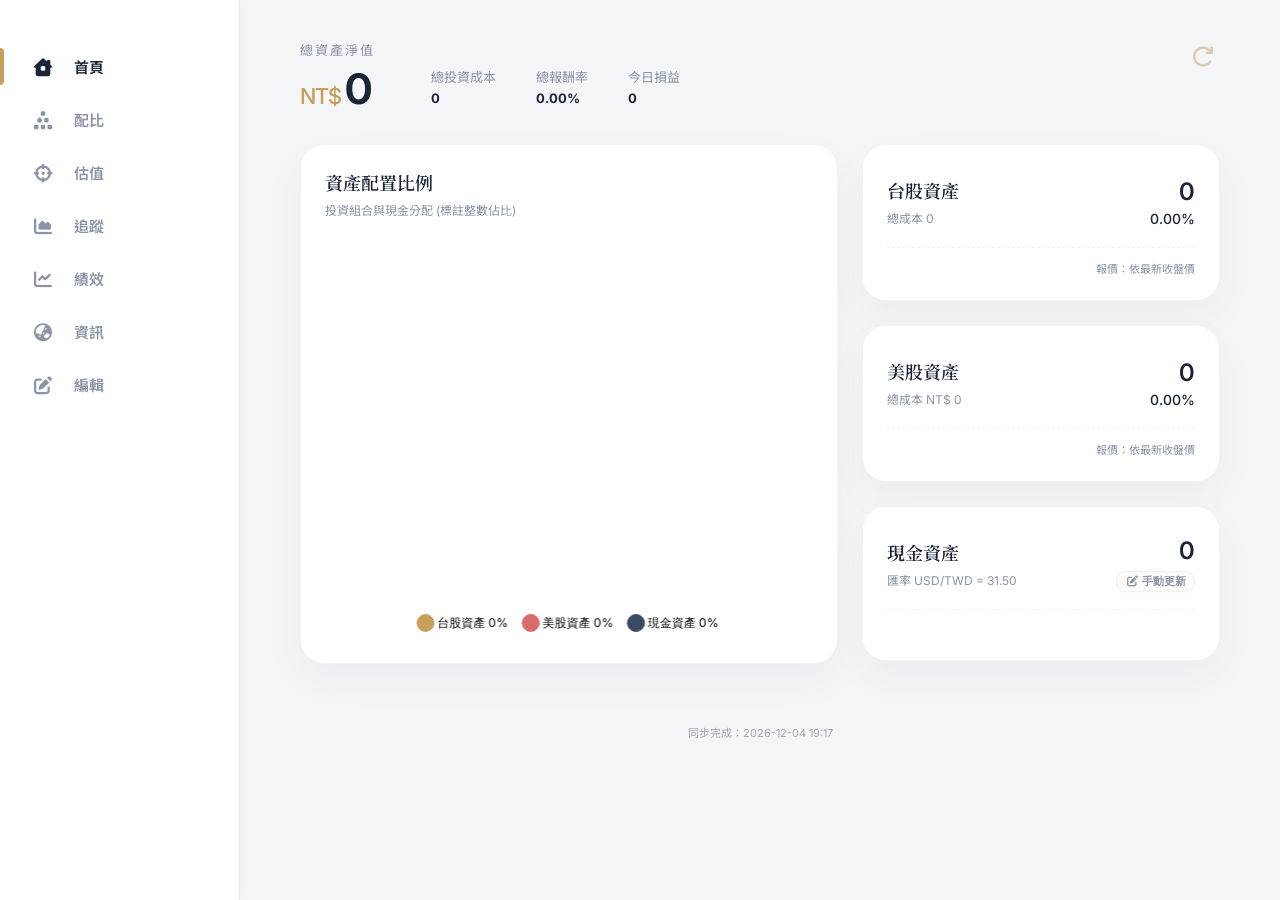
<file: index.html>
<!DOCTYPE html>
<html lang="zh-TW">

<head>
    <meta charset="UTF-8">
    <meta name="viewport" content="width=device-width, initial-scale=1.0, maximum-scale=1.0, user-scalable=no">
    <title>高奢菁英 | 總資產指揮中心 V4.5</title>
    <link rel="manifest" href="manifest.json">
    <meta name="theme-color" content="#FDFCF8">
    <meta name="apple-mobile-web-app-capable" content="yes">
    <meta name="apple-mobile-web-app-status-bar-style" content="default">
    <meta name="apple-mobile-web-app-title" content="資產中心">
    <link rel="apple-touch-icon" href="icons/icon-192x192.png">
    <link rel="stylesheet" href="css/all.min.css">
    <link rel="stylesheet" href="css/my-css.css">
    <style>

        /* V4.4 頂部導航優化 (7個分頁平鋪) */
        .top-nav {
            display: flex;
            justify-content: space-around;
            align-items: center;
            padding: 0 4px;
        }
        .nav-item {
            flex: 1;
            min-width: 0;
            padding: 10px 2px;
            font-size: 11px;
            gap: 3px;
        }
        .nav-item i {
            font-size: 16px;
        }
        @media (max-width: 480px) {
            .nav-item span {
                font-size: 10px;
            }
            .nav-item i {
                font-size: 14px;
            }
        }

        /* V4.4 估值分頁專屬高奢菁英樣式 */
        .valuation-item {
            padding: 14px 12px;
            border-bottom: 1px solid var(--border-light, #eee);
            display: flex;
            flex-direction: column;
            gap: 10px;
            background: #fff;
            border-radius: 10px;
            margin-bottom: 10px;
            box-shadow: 0 2px 6px rgba(0, 0, 0, 0.03);
            border: 1px solid rgba(0, 0, 0, 0.04);
            transition: all 0.25s ease;
        }
        .valuation-item:hover {
            box-shadow: 0 4px 12px rgba(44, 62, 80, 0.08);
            border-color: rgba(197, 160, 89, 0.4);
        }
        .valuation-item:last-child {
            margin-bottom: 0;
        }
        .valuation-header-row {
            display: flex;
            justify-content: space-between;
            align-items: center;
        }
        .valuation-stock-info {
            display: flex;
            align-items: center;
            gap: 8px;
        }
        .valuation-badge {
            font-size: 10px;
            font-weight: 700;
            padding: 2px 6px;
            border-radius: 4px;
            letter-spacing: 0.5px;
        }
        .badge-tw {
            background: rgba(197, 160, 89, 0.15);
            color: #9E7D3B;
            border: 1px solid rgba(197, 160, 89, 0.3);
        }
        .badge-us {
            background: rgba(91, 141, 184, 0.15);
            color: #35628A;
            border: 1px solid rgba(91, 141, 184, 0.3);
        }
        .valuation-symbol {
            font-family: 'Inter', sans-serif;
            font-size: 16px;
            font-weight: 700;
            color: var(--text-navy, #2C3E50);
        }
        .valuation-sub-text {
            font-size: 12px;
            color: var(--text-muted, #8A94A6);
        }
        .valuation-price-box {
            text-align: right;
        }
        .valuation-price-label {
            font-size: 10px;
            color: var(--text-muted, #8A94A6);
            display: block;
        }
        .valuation-current-price {
            font-family: 'Inter', sans-serif;
            font-size: 15px;
            font-weight: 700;
            color: var(--text-navy, #2C3E50);
        }
        .valuation-inputs-grid {
            display: grid;
            grid-template-columns: 140px 1fr;
            gap: 12px;
            align-items: start;
        }
        @media (max-width: 600px) {
            .valuation-inputs-grid {
                grid-template-columns: 1fr;
                gap: 8px;
            }
        }
        .valuation-input-wrapper {
            display: flex;
            flex-direction: column;
            gap: 4px;
        }
        .valuation-input-label {
            font-size: 11px;
            font-weight: 600;
            color: var(--text-muted, #64748B);
            display: flex;
            justify-content: space-between;
            align-items: center;
        }
        .valuation-upside {
            font-size: 11px;
            font-weight: 700;
            padding: 1px 6px;
            border-radius: 4px;
        }
        .upside-up {
            color: #2D6A4F;
            background: rgba(84, 155, 123, 0.12);
        }
        .upside-down {
            color: #B33939;
            background: rgba(217, 107, 107, 0.12);
        }
        .upside-flat {
            color: #8A94A6;
            background: rgba(138, 148, 166, 0.12);
        }
        .valuation-input {
            width: 100%;
            padding: 9px 12px;
            border: 1px solid var(--border-light, #E2E8F0);
            border-radius: 8px;
            background: #FAFAFA;
            font-size: 13px;
            color: #1A2436;
            transition: all 0.2s ease;
            box-sizing: border-box;
            font-family: inherit;
        }
        .valuation-input:focus {
            outline: none;
            border-color: var(--accent-gold, #C5A059);
            background: #FFF;
            box-shadow: 0 0 0 3px rgba(197, 160, 89, 0.15);
        }
        .valuation-input::placeholder {
            color: #A0AEC0;
            font-size: 12px;
        }
        .valuation-meta-info {
            display: flex;
            justify-content: space-between;
            align-items: center;
            font-size: 11px;
            color: var(--text-muted, #8A94A6);
            padding-top: 2px;
        }

        /* V4.2 資產配比與樣式優化 */
        .allocation-tag {
            font-size: 11px;
            font-weight: 600;
            padding: 3px 8px;
            border-radius: 4px;
            display: inline-flex;
            align-items: center;
            gap: 4px;
        }
        .tag-in-range { background: rgba(84, 155, 123, 0.15); color: #2D6A4F; }
        .tag-need-buy { background: rgba(197, 160, 89, 0.15); color: #9E7D3B; }
        .tag-need-trim { background: rgba(217, 107, 107, 0.15); color: #B33939; }
        .tag-hard-cap { background: #B33939; color: #FFF; animation: pulse 1.5s infinite; }

        .compare-bar-container {
            margin: 15px 0 10px;
        }
        .compare-bar-label {
            font-size: 11px;
            color: var(--text-muted);
            margin-bottom: 4px;
            display: flex;
            justify-content: space-between;
        }
        .stacked-bar-multi {
            height: 18px;
            border-radius: 6px;
            overflow: hidden;
            display: flex;
            background: #EAE3D2;
            box-shadow: inset 0 1px 3px rgba(0,0,0,0.1);
        }
        .bar-seg {
            height: 100%;
            transition: width 0.6s cubic-bezier(0.25, 1, 0.5, 1);
            position: relative;
        }
        .bar-seg-core { background-color: #2C3E50; }
        .bar-seg-growth { background-color: #5B8DB8; }
        .bar-seg-alpha { background-color: #D96B6B; }
        .bar-seg-cash { background-color: #C5A059; }

        .bucket-card {
            border-left: 4px solid var(--border-light);
            transition: all 0.3s ease;
        }
        .bucket-card.bucket-core { border-left-color: #2C3E50; }
        .bucket-card.bucket-growth { border-left-color: #5B8DB8; }
        .bucket-card.bucket-alpha { border-left-color: #D96B6B; }
        .bucket-card.bucket-cash { border-left-color: #C5A059; }

        .alert-banner {
            border-radius: 12px;
            padding: 12px 16px;
            margin-bottom: 15px;
            font-size: 12px;
            line-height: 1.5;
            display: flex;
            align-items: flex-start;
            gap: 10px;
        }
        .alert-banner.alert-warning {
            background: rgba(197, 160, 89, 0.12);
            border: 1px solid rgba(197, 160, 89, 0.3);
            color: #6A5328;
        }
        .alert-banner.alert-danger {
            background: rgba(217, 107, 107, 0.12);
            border: 1px solid rgba(217, 107, 107, 0.3);
            color: #8C2525;
        }
        .alert-banner.alert-ok {
            background: rgba(84, 155, 123, 0.12);
            border: 1px solid rgba(84, 155, 123, 0.3);
            color: #2D6A4F;
        }

        .bucket-sub-item {
            display: flex;
            justify-content: space-between;
            align-items: center;
            padding: 8px 0;
            border-bottom: 1px dashed var(--border-light);
            font-size: 13px;
        }
        .bucket-sub-item:last-child { border-bottom: none; }
    </style>
</head>

<body>
    <nav class="top-nav">
        <div class="nav-item active" onclick="navTo('dashboard', this)">
            <i class="fa-solid fa-house-chimney-window"></i><span>首頁</span>
        </div>
        <div class="nav-item" onclick="navTo('allocation', this)">
            <i class="fa-solid fa-cubes-stacked"></i><span>配比</span>
        </div>
        <div class="nav-item" onclick="navTo('valuation', this)">
            <i class="fa-solid fa-crosshairs"></i><span>估值</span>
        </div>
        <div class="nav-item" onclick="navTo('tracking', this)">
            <i class="fa-solid fa-chart-area"></i><span>追蹤</span>
        </div>
        <div class="nav-item" onclick="navTo('history', this)">
            <i class="fa-solid fa-chart-line"></i><span>績效</span>
        </div>
        <div class="nav-item" onclick="navTo('info', this)">
            <i class="fa-solid fa-earth-asia"></i><span>資訊</span>
        </div>
        <div class="nav-item" onclick="navTo('transactions', this)">
            <i class="fa-solid fa-pen-to-square"></i><span>編輯</span>
        </div>
    </nav>

    <div class="app-container">

        <div class="global-refresh-btn" onclick="refreshData(true);">
            <i class="fa-solid fa-arrow-rotate-right" id="syncBtn"></i>
        </div>

        <header class="hero-section">
            <div class="hero-title" id="hero-main-title">總資產淨值</div>
            <div class="hero-amount"><span class="currency">NT$</span><span class="num" id="grand-total">0</span></div>

            <div class="hero-sub-info">
                <div><span>總投資成本</span><strong class="num" id="grand-cost">0</strong></div>
                <div><span>總報酬率</span><strong class="num color-up" id="grand-roi">+0.00%</strong></div>
                <div><span>今日損益</span><strong class="num" id="today-profit">--</strong></div>
            </div>
        </header>

        <main id="main-content">
            <!-- 1. 首頁 (Dashboard) -->
            <div id="dashboard-content">
                <div class="card cursor-default">
                    <div class="card-header mb-0">
                        <div class="card-title-group">
                            <h2 class="card-title">資產配置比例</h2>
                            <span class="card-subtitle">投資組合與現金分配 (標註整數佔比)</span>
                        </div>
                    </div>
                    <div class="allocation-chart-container"><canvas id="allocationChart"></canvas></div>
                </div>

                <div class="card" id="card-tw" onclick="toggleCard('card-tw')">
                    <div class="card-header">
                        <div class="card-title-group">
                            <h2 class="card-title">台股資產</h2>
                            <span class="card-subtitle">總成本 <span class="num" id="tw-cost">0</span></span>
                        </div>
                        <div class="text-right">
                            <div class="card-value num" id="tw-net">0</div>
                            <div class="card-roi num color-up" id="tw-roi">+0.00%</div>
                        </div>
                    </div>
                    <div class="list-container" id="tw-list"></div>
                    <div class="card-footer-time" id="tw-update-time">來源報價：連線中...</div>
                </div>

                <div class="card" id="card-us" onclick="toggleCard('card-us')">
                    <div class="card-header">
                        <div class="card-title-group">
                            <h2 class="card-title">美股資產</h2>
                            <span class="card-subtitle">總成本 <span class="num" id="us-cost">0</span></span>
                        </div>
                        <div class="text-right">
                            <div class="card-value num" id="us-net">0</div>
                            <div class="card-roi num color-up" id="us-roi">+0.00%</div>
                        </div>
                    </div>
                    <div class="list-container" id="us-list"></div>
                    <div class="card-footer-time" id="us-update-time">來源報價：連線中...</div>
                </div>

                <div class="card" id="card-cash">
                    <div class="card-header cursor-default">
                        <div class="card-title-group">
                            <h2 class="card-title">現金資產</h2>
                            <span class="card-subtitle" id="exchange-rate-display">匯率載入中...</span>
                        </div>
                        <div class="text-right">
                            <div class="card-value num" id="cash-total">0</div>
                            <div style="margin-top: 4px;">
                                <button class="hero-btn mb-0"
                                    style="padding: 2px 8px; font-size: 11px; min-height: auto;"
                                    onclick="const newVal = prompt('請輸入新的現金總額 (TWD):', appData.cash); if(newVal !== null && newVal !== '') { $('edit-cash-input').value = newVal; saveCash(); }">
                                    <i class="fa-solid fa-pen-to-square"></i> 手動更新
                                </button>
                            </div>
                        </div>
                    </div>
                    <div class="card-footer-time">&nbsp;</div>
                </div>
            </div>

            <!-- 2. 資產配比 (Allocation) 【四桶投資框架】 -->
            <div id="allocation-content" class="hide">
                <!-- 即時行動與再平衡看板 -->
                <div id="rebalance-alert-box">
                    <div class="alert-banner alert-ok">
                        <i class="fa-solid fa-circle-check mt-2"></i>
                        <div><strong>區塊配置皆在安全警示區間內</strong><br>請維持紀律，中間的市場波動不構成動作條件。</div>
                    </div>
                </div>

                <!-- 雙層對比進度條 -->
                <div class="card cursor-default">
                    <div class="card-header mb-0">
                        <div class="card-title-group">
                            <h2 class="card-title">戰略配置對比</h2>
                            <span class="card-subtitle">即時比例 vs. 目標基準線</span>
                        </div>
                    </div>

                    <div class="compare-bar-container">
                        <div class="compare-bar-label">
                            <span>當前配比</span>
                            <span id="alloc-actual-summary">計算中...</span>
                        </div>
                        <div class="stacked-bar-multi" id="alloc-actual-bar">
                            <div class="bar-seg bar-seg-core" style="width: 42%;"></div>
                            <div class="bar-seg bar-seg-growth" style="width: 23%;"></div>
                            <div class="bar-seg bar-seg-alpha" style="width: 12%;"></div>
                            <div class="bar-seg bar-seg-cash" style="width: 23%;"></div>
                        </div>
                    </div>

                    <div class="compare-bar-container" style="margin-top: 15px;">
                        <div class="compare-bar-label">
                            <span>目標基準</span>
                            <span>Core 42% ｜ Growth 23% ｜ Alpha 12% ｜ 現金/債 23%</span>
                        </div>
                        <div class="stacked-bar-multi">
                            <div class="bar-seg bar-seg-core" style="width: 42%;" title="Core Beta: 42%"></div>
                            <div class="bar-seg bar-seg-growth" style="width: 23%;" title="Growth Beta: 23%"></div>
                            <div class="bar-seg bar-seg-alpha" style="width: 12%;" title="Alpha: 12%"></div>
                            <div class="bar-seg bar-seg-cash" style="width: 23%;" title="現金/債: 23%"></div>
                        </div>
                    </div>

                    <div class="stacked-bar-legend" style="margin-top: 15px;">
                        <div class="stacked-bar-legend-item"><span class="legend-color-box" style="background-color: #2C3E50;"></span><span class="legend-label">Core Beta</span></div>
                        <div class="stacked-bar-legend-item"><span class="legend-color-box" style="background-color: #5B8DB8;"></span><span class="legend-label">Growth Beta</span></div>
                        <div class="stacked-bar-legend-item"><span class="legend-color-box" style="background-color: #D96B6B;"></span><span class="legend-label">Alpha</span></div>
                        <div class="stacked-bar-legend-item"><span class="legend-color-box" style="background-color: #C5A059;"></span><span class="legend-label">現金／債</span></div>
                    </div>
                </div>

                <!-- 四大桶明細卡片清單 (支援展開) -->
                <div id="bucket-cards-list"></div>
            </div>


            <!-- 新增：估值 (Valuation) -->
            <div id="valuation-content" class="hide">
                <div class="card cursor-default">
                    <div class="card-header pb-12 align-center">
                        <div class="card-title-group">
                            <h2 class="card-title">標的估值與目標價管理</h2>
                            <span class="card-subtitle">AI自動更新法人目標價與理由，即時數據同步</span>
                        </div>
                        <div style="display: flex; gap: 8px; align-items: center;">
                            <input type="text" id="valuation-search-input" placeholder="🔍 搜尋標的..." 
                                oninput="filterValuations(this.value)"
                                style="padding: 6px 12px; font-size: 12px; border: 1px solid var(--border-light, #E2E8F0); border-radius: 6px; background: #fff; width: 130px; font-family: inherit;">
                        </div>
                    </div>

                    <div style="display: flex; gap: 10px; margin-bottom: 15px; font-size: 12px;">
                        <div style="background: rgba(44, 62, 80, 0.05); padding: 8px 12px; border-radius: 6px; flex: 1;">
                            <span class="color-muted">持股標的總數：</span>
                            <strong id="val-total-count" class="num" style="color: var(--text-navy, #2C3E50);">0</strong> 檔
                        </div>
                        <div style="background: rgba(197, 160, 89, 0.1); padding: 8px 12px; border-radius: 6px; flex: 1;">
                            <span class="color-muted">已設定目標價：</span>
                            <strong id="val-set-count" class="num" style="color: #9E7D3B;">0</strong> 檔
                        </div>
                    </div>

                    <div id="valuation-list-container">
                        <div class="empty-state">標的資料載入中...</div>
                    </div>
                </div>

                <button class="save-to-cloud-btn" id="btn-save-valuations" onclick="saveValuations()">
                    <i class="fa-solid fa-cloud-arrow-up"></i> 修改完成
                </button>
            </div>

            <!-- 3. 追蹤 (Tracking) -->
            <div id="tracking-content" class="hide">
                <div class="card mt-10">
                    <div class="card-header cursor-default pb-8 align-center">
                        <div class="card-title-group">
                            <h2 class="card-title">總資產趨勢</h2>
                            <span class="card-subtitle">對齊起始點 006208 / SPY 基準線</span>
                        </div>
                        <button class="hero-btn active-hero mb-0" style="padding:8px 14px;" id="saveNwBtn"
                            onclick="saveCurrentNetWorth()">💾 紀錄現值</button>
                    </div>
                    <div class="chart-container" id="nw-box"><canvas id="netWorthChart"></canvas></div>
                </div>

                <div class="mid-hero-section" id="stock-hero">
                    <div class="hero-title color-down">股票資產總淨值</div>
                    <div class="hero-amount hero-amount-large">
                        <span class="currency currency-mid" style="color: #549B7B;">NT$</span><span class="num"
                            id="tracking-stock-total">0</span>
                    </div>
                </div>
                <div class="card">
                    <div class="card-header cursor-default pb-8">
                        <div class="card-title-group">
                            <h2 class="card-title">股票資產趨勢</h2>
                            <span class="card-subtitle">對應當下股票總淨值</span>
                        </div>
                    </div>
                    <div class="chart-container" id="st-box"><canvas id="stockNetChart"></canvas></div>
                </div>

                <div class="mid-hero-section" id="cash-hero">
                    <div class="hero-title text-navy">現金資產淨值</div>
                    <div class="hero-amount hero-amount-large">
                        <span class="currency currency-mid" style="color: #6d82a3;">NT$</span><span class="num"
                            id="tracking-cash-total">0</span>
                    </div>
                </div>
                <div class="card">
                    <div class="card-header cursor-default pb-8">
                        <div class="card-title-group">
                            <h2 class="card-title">現金資產水位趨勢</h2>
                            <span class="card-subtitle">防禦緩衝走勢</span>
                        </div>
                    </div>
                    <div class="chart-container" id="cs-box"><canvas id="cashNetChart"></canvas></div>
                </div>
            </div>

            <!-- 4. 績效 (History) 【新增5日(%)按鈕 · 欄位順序優化】 -->
            <div id="history-content" class="hide">
                <div class="history-controls">
                    <button class="hero-btn" onclick="setHeroMode('d1Pct', this)">日漲跌%</button>
                    <button class="hero-btn" onclick="setHeroMode('d5Pct', this)">5日(%)</button>
                    <button class="hero-btn" onclick="setHeroMode('d22Pct', this)">22日(%)</button>
                    <button class="hero-btn" onclick="setHeroMode('totalPct', this)">個人累計損益%</button>
                    <button class="hero-btn dark-btn active-hero" onclick="setHeroMode('default', this)">預設</button>
                </div>
                <div class="card">
                    <div class="card-header cursor-default pb-8">
                        <div class="card-title-group">
                            <h2 class="card-title">標的績效矩陣</h2>
                            <span class="card-subtitle" id="history-status">點擊載入歷史數據...</span>
                        </div>
                    </div>
                    <div class="progress-bar-container" id="history-progress-container">
                        <div class="progress-bar" id="history-progress"></div>
                    </div>
                    <div id="history-list-container">
                        <div class="empty-state">等待引擎啟動...</div>
                    </div>
                </div>
            </div>

            <!-- 5. 資訊 (Info) -->
            <div id="info-content" class="hide">
                <div class="market-header">
                    <div class="market-subtitle">MARKET DASHBOARD</div>
                    <h1 class="market-title">全球市場監控</h1>
                </div>
                <div class="market-grid">
                    <div class="market-card">
                        <div class="card-label">台灣大盤</div>
                        <div class="market-val num" id="mkt-twii">--</div>
                        <div class="market-chg num" id="mkt-twii-chg">--</div>
                        <div id="mkt-twii-time" style="margin-top: 8px; text-align: center;"></div>
                    </div>
                    <div class="market-card">
                        <div class="card-label">S&P 500</div>
                        <div class="market-val num" id="mkt-gspc">--</div>
                        <div class="market-chg num" id="mkt-gspc-chg">--</div>
                        <div id="mkt-gspc-time" style="margin-top: 8px; text-align: center;"></div>
                    </div>
                    <div class="market-card">
                        <div class="card-label">台股夜盤指標</div>
                        <div class="market-val num" id="mkt-txf">--</div>
                        <div class="market-chg num" id="mkt-txf-chg">--</div>
                        <div id="mkt-txf-time" style="margin-top: 8px; text-align: center;"></div>
                    </div>
                    <div class="market-card">
                        <div class="card-label">USD/TWD</div>
                        <div class="market-val num" id="mkt-twdx">--</div>
                        <div class="market-chg num" id="mkt-twdx-chg">--</div>
                        <div id="mkt-twdx-time" style="margin-top: 8px; text-align: center;"></div>
                    </div>
                    <div class="market-card">
                        <div class="card-label">VIX 指數</div>
                        <div class="market-val num" id="mkt-vix">--</div>
                        <div class="market-chg num" id="mkt-vix-chg">--</div>
                        <div id="mkt-vix-time" style="margin-top: 8px; text-align: center;"></div>
                    </div>
                    <div class="market-card">
                        <div class="card-label">Brent 原油</div>
                        <div class="market-val num" id="mkt-oil">--</div>
                        <div class="market-chg num" id="mkt-oil-chg">--</div>
                        <div id="mkt-oil-time" style="margin-top: 8px; text-align: center;"></div>
                    </div>
                    <div class="market-card">
                        <div class="card-label">台積電 ADR</div>
                        <div class="market-val num" id="mkt-tsm">--</div>
                        <div class="market-chg num" id="mkt-tsm-chg">--</div>
                        <div id="mkt-tsm-time" style="margin-top: 8px; text-align: center;"></div>
                    </div>
                    <div class="market-card">
                        <div class="card-label">美債 10Y 殖利率</div>
                        <div class="market-val num" id="mkt-tnx">--</div>
                        <div class="market-chg num" id="mkt-tnx-chg">--</div>
                        <div id="mkt-tnx-time" style="margin-top: 8px; text-align: center;"></div>
                    </div>
                    <div class="market-card">
                        <div class="card-label">富台指 (現貨)</div>
                        <div class="market-val" id="info-futw-val">--</div>
                        <div class="market-chg" id="info-futw-chg">--</div>
                        <div class="market-chg mt-10" id="info-futw-time"></div>
                    </div>
                    <div class="market-card">
                        <div class="card-label">外資買賣超 (億)</div>
                        <div class="market-val" id="info-foreign-val">--</div>
                        <div class="market-chg color-muted" id="info-foreign-date">資料載入中...</div>
                    </div>
                    <div class="market-card">
                        <div class="card-label">投信買賣超 (億)</div>
                        <div class="market-val" id="info-trust-val">--</div>
                        <div class="market-chg color-muted" id="info-trust-date">資料載入中...</div>
                    </div>
                    <div class="market-card">
                        <div class="card-label">自營商買賣超 (億)</div>
                        <div class="market-val" id="info-dealer-val">--</div>
                        <div class="market-chg color-muted" id="info-dealer-date">資料載入中...</div>
                    </div>
                </div>
            </div>

            <!-- 6. 編輯 (Transactions / Holdings) -->
            <div id="transactions-content" class="hide">
                <div class="card">
                    <div class="card-header cursor-default pb-12">
                        <div class="card-title-group">
                            <h2 class="card-title">編輯持股與現金部位</h2>
                            <span class="card-subtitle">修改股數與成本，完成後同步邊緣金庫</span>
                        </div>
                    </div>

                    <div class="edit-item" style="background: rgba(197, 160, 89, 0.05); border-bottom: 1px solid #eee; padding-bottom: 15px; margin-bottom: 15px;">
                        <div class="edit-symbol" style="color: #C5A059;"><i class="fa-solid fa-sack-dollar"></i></div>
                        <div class="edit-inputs">
                            <div class="edit-input-wrapper">
                                <span class="edit-label">現金資產 (TWD)</span>
                                <input type="number" id="edit-page-cash-input" class="edit-input" value="0">
                            </div>
                        </div>
                        <div style="width: 50px;"></div>
                    </div>

                    <div id="edit-holdings-list">
                        <div class="empty-state" style="padding: 20px 15px;">持股清單載入中...</div>
                    </div>

                    <div class="edit-item" style="border-top: 1px solid #eee; padding-top: 15px; margin-top: 10px;">
                        <div class="edit-symbol"><i class="fa-solid fa-plus"></i></div>
                        <div class="edit-inputs">
                            <div class="edit-input-wrapper">
                                <span class="edit-label">新標的代號 (例如: 2330.TW 或 AAPL.US)</span>
                                <input type="text" id="new-holding-symbol" class="edit-input" placeholder="例如: 2330.TW 或 AAPL.US">
                            </div>
                        </div>
                        <button class="btn-cash-update" onclick="addHolding()">加入</button>
                    </div>
                </div>

                <button class="save-to-cloud-btn" id="save-holdings-btn" onclick="saveHoldings()">
                    <i class="fa-solid fa-cloud-arrow-up"></i> 儲存所有變更至雲端
                </button>
            </div>
        </main>

        <div class="footer" id="last-update">資料載入中...</div>
        <div id="toast" class="toast">更新成功</div>
    </div>

    <script src="js/chart.js"></script>
    <script src="js/main.js"></script>
</body>

</html>
</file>
<file: css/my-css.css>
@import url('https://fonts.googleapis.com/css2?family=Inter:wght@300;400;500;600;700&family=Noto+Sans+TC:wght@300;400;500;700&family=Noto+Serif+TC:wght@400;600&display=swap');

:root {
    --bg-ivory: #FDFCF8;
    --card-bg: #FFFFFF;
    --text-navy: #1A2436;
    --text-muted: #8A94A6;
    --accent-gold: #C5A059;
    --up-red: #D96B6B;
    --down-green: #549B7B;
    --shadow-soft: 0 16px 40px rgba(26, 36, 54, 0.04);
    --border-light: rgba(26, 36, 54, 0.05);
    --transition-smooth: all 0.4s cubic-bezier(0.25, 1, 0.5, 1);
}

* {
    box-sizing: border-box;
    margin: 0;
    padding: 0;
}

body {
    background: var(--bg-ivory);
    color: var(--text-navy);
    font-family: 'Inter', 'Noto Sans TC', sans-serif;
    -webkit-font-smoothing: antialiased;
    padding: 80px 0;
}

h1,
h2,
h3 {
    font-family: 'Noto Serif TC', serif;
    font-weight: 600;
}

.num {
    font-family: 'Inter', sans-serif;
}

.color-up {
    color: var(--up-red);
}

.color-down {
    color: var(--down-green);
}

.color-gold {
    color: var(--accent-gold);
}

.app-container {
    max-width: 480px;
    margin: 0 auto;
    padding: 24px 20px;
    position: relative;
}

.top-nav {
    position: fixed;
    top: 0;
    left: 50%;
    transform: translateX(-50%);
    width: 100%;
    max-width: 480px;
    height: 70px;
    background: rgba(253, 252, 248, 0.85);
    backdrop-filter: blur(15px);
    -webkit-backdrop-filter: blur(15px);
    z-index: 1000;
    display: flex;
    justify-content: space-between;
    padding: 0 10px;
    align-items: center;
    border-bottom: 1px solid var(--border-light);
    box-shadow: 0 4px 20px rgba(0, 0, 0, 0.02);
}

.nav-item {
    text-decoration: none;
    color: var(--text-muted);
    font-size: 11px;
    font-weight: 600;
    display: flex;
    flex-direction: column;
    align-items: center;
    gap: 4px;
    transition: var(--transition-smooth);
    padding: 10px 5px;
    cursor: pointer;
    position: relative;
    flex: 1;
}

.nav-item i {
    font-size: 16px;
}

.nav-item.active {
    color: var(--text-navy);
}

.nav-item.active::after {
    content: '';
    position: absolute;
    bottom: 0;
    left: 20%;
    width: 60%;
    height: 2px;
    background: var(--accent-gold);
    border-radius: 2px;
}

.hero-section {
    text-align: center;
    padding: 20px 0 30px;
    position: relative;
}

.sync-btn-wrapper {
    position: absolute;
    top: -10px;
    right: 0;
}

.sync-btn {
    background: none;
    border: none;
    color: var(--accent-gold);
    font-size: 22px;
    cursor: pointer;
    transition: var(--transition-smooth);
}

.sync-btn.spin {
    animation: spin 1s linear infinite;
    opacity: 0.5;
    pointer-events: none;
}

.hero-title {
    font-size: 13px;
    color: var(--text-muted);
    letter-spacing: 2px;
    margin-bottom: 8px;
    font-family: 'Noto Sans TC';
}

.hero-amount {
    font-size: 42px;
    font-weight: 700;
    letter-spacing: -1px;
    margin-bottom: 16px;
    display: flex;
    justify-content: center;
    align-items: baseline;
    gap: 4px;
}

.hero-amount .currency {
    font-size: 22px;
    color: var(--accent-gold);
    font-weight: 500;
}

.hero-sub-info {
    display: flex;
    justify-content: center;
    gap: 16px;
    font-size: 13px;
}

.hero-sub-info div {
    display: flex;
    flex-direction: column;
}

.hero-sub-info span {
    color: var(--text-muted);
    margin-bottom: 4px;
}

.card {
    background: var(--card-bg);
    border-radius: 24px;
    padding: 24px;
    margin-bottom: 20px;
    box-shadow: var(--shadow-soft);
    border: 1px solid var(--border-light);
    overflow: hidden;
}

.card-header {
    display: flex;
    justify-content: space-between;
    align-items: flex-start;
    cursor: pointer;
}

.card-title {
    font-size: 18px;
    margin-bottom: 4px;
}

.card-subtitle {
    font-size: 12px;
    color: var(--text-muted);
}

.card-value {
    font-size: 24px;
    font-weight: 600;
    margin-bottom: 4px;
    text-align: right;
}

.card-roi {
    font-size: 14px;
    font-weight: 500;
    text-align: right;
}

.card-footer-time {
    font-size: 11px;
    color: var(--text-muted);
    text-align: right;
    padding-top: 12px;
    border-top: 1px dashed var(--border-light);
    margin-top: 12px;
}

.list-container {
    max-height: 0;
    opacity: 0;
    overflow: hidden;
    transition: var(--transition-smooth);
}

.card.expanded .list-container {
    max-height: 5000px;
    opacity: 1;
    margin-top: 16px;
    border-top: 1px solid var(--border-light);
}

.list-item {
    display: grid;
    grid-template-columns: 1fr 1fr 1fr;
    padding: 12px 0;
    border-bottom: 1px solid var(--border-light);
    font-size: 14px;
}

.list-item:last-child {
    border-bottom: none;
}

.item-col {
    display: flex;
    flex-direction: column;
    gap: 4px;
}

.item-col.right {
    align-items: flex-end;
}

.item-main {
    font-weight: 600;
}

.item-sub {
    font-size: 12px;
    color: var(--text-muted);
}

.history-controls {
    display: flex;
    flex-wrap: wrap;
    gap: 6px;
    margin-bottom: 16px;
}

.hero-btn {
    white-space: nowrap;
    background: var(--bg-ivory);
    color: var(--text-muted);
    border: 1px solid var(--border-light);
    padding: 6px 10px;
    border-radius: 20px;
    font-size: 11px;
    font-weight: 600;
    cursor: pointer;
    box-shadow: 0 2px 8px rgba(0, 0, 0, 0.02);
    transition: var(--transition-smooth);
}

.hero-btn:active {
    transform: scale(0.96);
}

.hero-btn.active-hero {
    background: linear-gradient(135deg, #C5A059, #D4AF37);
    color: white;
    border-color: transparent;
    box-shadow: 0 4px 12px rgba(197, 160, 89, 0.3);
}

.hero-btn.dark-btn {
    background: #3A4A63;
    color: white;
    border: none;
}

.hero-btn.dark-btn.active-hero {
    background: #1A2436;
    box-shadow: 0 4px 12px rgba(26, 36, 54, 0.3);
}

.history-grid {
    display: grid;
    grid-template-columns: 1.4fr 1.1fr 1.1fr 1.1fr 1.8fr 1.8fr;
    gap: 4px;
    align-items: center;
    font-size: 12px;
    text-align: right;
    padding: 14px 0;
    border-bottom: 1px solid var(--border-light);
}

.history-grid:last-child {
    border-bottom: none;
}

.history-grid .col-name {
    text-align: left;
    font-weight: 600;
    font-size: 14px;
}

.progress-bar-container {
    width: 100%;
    background: var(--border-light);
    border-radius: 4px;
    height: 4px;
    margin-top: 10px;
    overflow: hidden;
    display: none;
}

.progress-bar {
    height: 100%;
    background: var(--accent-gold);
    width: 0%;
    transition: width 0.3s ease;
}

.chart-container {
    position: relative;
    height: 260px;
    width: 100%;
    margin-top: 10px;
}

.allocation-chart-container {
    position: relative;
    height: 200px;
    width: 100%;
    margin-top: 16px;
}

.mid-hero-section {
    text-align: center;
    padding: 10px 0 24px;
    border-top: 1px dashed var(--border-light);
    margin-top: 10px;
}

.edit-item {
    display: flex;
    align-items: center;
    gap: 10px;
    padding: 13px 0;
    border-bottom: 1px solid var(--border-light);
}

.edit-item:last-child {
    border-bottom: none;
}

.edit-symbol {
    font-weight: 700;
    font-size: 13px;
    width: 54px;
    color: var(--text-navy);
    flex-shrink: 0;
}

.edit-inputs {
    display: flex;
    gap: 8px;
    flex: 1;
}

.edit-input-wrapper {
    display: flex;
    flex-direction: column;
    gap: 3px;
    flex: 1;
}

.edit-label {
    font-size: 9px;
    color: var(--text-muted);
    letter-spacing: 1px;
    font-weight: 100;
}

.edit-input {
    width: 94%;
    border: 1.5px solid var(--border-light);
    border-radius: 8px;
    padding: 7px 9px;
    font-size: 13px;
    font-family: 'Inter';
    background: var(--bg-ivory);
    outline: none;
}

.edit-input:focus {
    border-color: var(--accent-gold);
    background: #FFF;
    box-shadow: 0 0 0 3px rgba(197, 160, 89, 0.08);
}

.btn-action-group {
    display: flex;
    gap: 6px;
    flex-shrink: 0;
}

.btn-save,
.btn-del {
    display: flex;
    align-items: center;
    justify-content: center;
    width: 34px;
    height: 34px;
    border-radius: 10px;
    font-size: 13px;
    cursor: pointer;
    transition: 0.2s;
    background: transparent;
}

.btn-save {
    border: 1.5px solid var(--accent-gold);
    color: var(--accent-gold);
}

.btn-save:hover {
    background: var(--accent-gold);
    color: white;
}

.btn-del {
    border: 1.5px solid rgba(26, 36, 54, 0.08);
    color: #B0B8C8;
}

.btn-del:hover {
    border-color: rgba(217, 107, 107, 0.4);
    color: var(--up-red);
    background: rgba(217, 107, 107, 0.05);
}

.btn-add-stock {
    width: 100%;
    padding: 13px;
    border-radius: 12px;
    background: var(--text-navy);
    color: white;
    border: none;
    font-size: 13px;
    font-weight: 600;
    cursor: pointer;
    margin-top: 12px;
}

.btn-cash-update {
    padding: 8px 16px;
    border-radius: 10px;
    background: transparent;
    border: 1.5px solid var(--accent-gold);
    color: var(--accent-gold);
    font-size: 12px;
    font-weight: 600;
    cursor: pointer;
}

.btn-cash-update:hover {
    background: var(--accent-gold);
    color: white;
}

.changelog-panel {
    background: var(--card-bg);
    border-radius: 20px;
    border: 1px solid var(--border-light);
    box-shadow: var(--shadow-soft);
    margin-bottom: 20px;
    overflow: hidden;
}

.changelog-header {
    display: flex;
    align-items: center;
    justify-content: space-between;
    padding: 18px 20px 14px;
    border-bottom: 1px solid var(--border-light);
    font-weight: 600;
}

.changelog-title {
    font-family: 'Noto Serif TC', serif;
    font-size: 16px;
}

.changelog-badge {
    background: var(--up-red);
    color: white;
    font-size: 11px;
    font-weight: 700;
    padding: 2px 8px;
    border-radius: 20px;
    min-width: 22px;
    text-align: center;
}

.changelog-badge.empty {
    background: #D0D5DF;
}

.changelog-empty {
    padding: 20px;
    text-align: center;
    color: var(--text-muted);
    font-size: 13px;
}

.changelog-row {
    display: flex;
    align-items: center;
    justify-content: space-between;
    padding: 11px 20px;
    border-bottom: 1px solid var(--border-light);
    font-size: 13px;
}

.changelog-row:last-child {
    border-bottom: none;
}

.changelog-left {
    display: flex;
    align-items: center;
    gap: 10px;
}

.changelog-tag {
    font-size: 10px;
    font-weight: 700;
    letter-spacing: 0.8px;
    padding: 2px 7px;
    border-radius: 6px;
}

.tag-edit {
    background: rgba(197, 160, 89, 0.12);
    color: var(--accent-gold);
}

.tag-add {
    background: rgba(84, 155, 123, 0.12);
    color: var(--down-green);
}

.tag-del {
    background: rgba(217, 107, 107, 0.12);
    color: var(--up-red);
}

.tag-cash {
    background: rgba(26, 36, 54, 0.07);
    color: var(--text-navy);
}

.changelog-symbol {
    font-weight: 700;
    color: var(--text-navy);
}

.changelog-right {
    font-size: 12px;
    color: var(--text-muted);
    text-align: right;
    line-height: 1.6;
}

.cloud-status {
    display: flex;
    align-items: center;
    gap: 8px;
    font-size: 12px;
    color: var(--text-muted);
    padding: 10px 16px;
    background: var(--bg-ivory);
    border-radius: 12px;
    margin-bottom: 16px;
    border: 1px solid var(--border-light);
}

.cloud-status .dot {
    width: 8px;
    height: 8px;
    border-radius: 50%;
    background: #ccc;
}

.cloud-status.synced .dot {
    background: var(--down-green);
}

.cloud-status.syncing .dot {
    background: var(--accent-gold);
    animation: pulse 1s infinite;
}

.cloud-status.error .dot {
    background: var(--up-red);
}

.save-to-cloud-btn {
    width: 100%;
    padding: 14px;
    border-radius: 14px;
    background: linear-gradient(135deg, #1A2436, #2C3A50);
    color: white;
    border: none;
    font-size: 14px;
    font-weight: 600;
    cursor: pointer;
    margin-top: 8px;
}

.save-to-cloud-btn:disabled {
    opacity: 0.5;
    pointer-events: none;
}

.toast {
    position: fixed;
    bottom: -60px;
    left: 50%;
    transform: translateX(-50%);
    background: rgba(26, 36, 54, 0.9);
    color: white;
    padding: 12px 24px;
    border-radius: 30px;
    font-size: 13px;
    opacity: 0;
    transition: var(--transition-smooth);
    z-index: 9999;
}

.toast.show {
    bottom: 100px;
    opacity: 1;
}

.footer {
    text-align: center;
    font-size: 11px;
    color: #A0A5B1;
    margin-top: 40px;
}

@keyframes spin {
    100% {
        transform: rotate(360deg);
    }
}

@keyframes pulse {

    0%,
    100% {
        opacity: 1
    }

    50% {
        opacity: 0.3
    }
}

.hide {
    display: none;
}

.mini-allocation-bar {
    display: flex;
    height: 22px;
    border-radius: 6px;
    overflow: hidden;
    margin-bottom: 12px;
    margin-top: 8px;
    box-shadow: 0 2px 8px rgba(0, 0, 0, 0.06);
}

.mini-bar-segment {
    height: 100%;
    display: flex;
    align-items: center;
    justify-content: center;
    color: #FFF;
    font-size: 10px;
    font-weight: 700;
    font-family: 'Inter', sans-serif;
    text-shadow: 0 1px 2px rgba(0, 0, 0, 0.4);
    overflow: hidden;
    white-space: nowrap;
    transition: width 0.5s cubic-bezier(0.25, 1, 0.5, 1);
    cursor: pointer;
    border-right: 1px solid rgba(255, 255, 255, 0.15);
}

.mini-bar-segment:last-child {
    border-right: none;
}

.reduced-font {
    font-size: 10.5px !important;
    color: var(--text-muted) !important;
    font-weight: 500;
    letter-spacing: 0.2px;
}

/* 🌟 高密度交易紀錄專屬樣式 */
.tx-card {
    padding: 10px 8px;
    margin-bottom: 2px;
    border-radius: 12px;
}

.tx-stock-header {
    padding: 8px 10px;
    border-radius: 10px;
    display: flex;
    justify-content: space-between;
    align-items: flex-end;
    background: rgba(197, 160, 89, 0.05);
}

.tx-card .card-title {
    font-size: 16px;
    margin-bottom: 0px;
}

.tx-card .card-subtitle {
    font-size: 11px;
}

.tx-expand-icon {
    font-size: 11px;
    color: #B0B8C8;
    transition: transform 0.3s ease;
    margin-left: 10px;
    margin-bottom: 4px;
}

.card.expanded .tx-expand-icon {
    transform: rotate(180deg);
    color: var(--accent-gold);
}

.tx-grid {
    display: grid;
    grid-template-columns: 1fr 0.9fr 0.8fr 1fr 1.2fr 0.6fr;
    gap: 4px;
    font-size: 11px;
    padding: 10px 0;
    border-bottom: 1px solid var(--border-light);
    align-items: center;
}

.tx-grid:last-child {
    border-bottom: none;
}

.tx-header {
    font-weight: 600;
    color: var(--text-muted);
    font-size: 10px;
    border-bottom: 2px solid var(--border-light);
    padding-bottom: 6px;
}

.tx-tag {
    font-size: 9px;
    font-weight: 700;
    padding: 2px 5px;
    border-radius: 4px;
    display: inline-block;
}

.tag-buy {
    background: rgba(217, 107, 107, 0.15);
    color: var(--up-red);
}

.tag-sell {
    background: rgba(84, 155, 123, 0.15);
    color: var(--down-green);
}

.tag-div {
    background: rgba(197, 160, 89, 0.15);
    color: var(--accent-gold);
}

.tx-action-btn {
    background: none;
    border: none;
    color: var(--text-muted);
    font-size: 11px;
    cursor: pointer;
    padding: 4px;
    transition: 0.2s;
}

.tx-action-btn:hover {
    color: var(--text-navy);
}

.form-row {
    display: flex;
    flex-wrap: wrap;
    gap: 10px;
    margin-bottom: 12px;
}

.form-col {
    flex: 1;
    min-width: 45%;
    display: flex;
    flex-direction: column;
    gap: 4px;
}

.btn-half {
    flex: 1;
    padding: 12px;
    border-radius: 12px;
    font-size: 13px;
    font-weight: 600;
    cursor: pointer;
    border: none;
    transition: 0.2s;
}

.btn-stage {
    background: var(--text-navy);
    color: white;
}

.btn-clear {
    background: var(--bg-ivory);
    color: var(--text-muted);
    border: 1px solid var(--border-light);
}

.btn-commit {
    width: 100%;
    padding: 14px;
    border-radius: 14px;
    background: var(--accent-gold);
    color: white;
    border: none;
    font-size: 14px;
    font-weight: 600;
    cursor: pointer;
    margin-top: 12px;
}

/* ==========================================================================
   🌟 資訊頁面 (Global Market Monitoring) 專屬樣式
   ========================================================================== */

.market-header {
    background: #2C3A50;
    color: white;
    text-align: center;
    padding: 30px 15px;
    border-radius: 20px 20px 40px 40px;
    margin-bottom: 25px;
    box-shadow: 0 10px 30px rgba(44, 58, 80, 0.15);
}

.market-subtitle {
    font-size: 11px;
    letter-spacing: 2px;
    opacity: 0.7;
    margin-bottom: 8px;
    font-weight: 500;
    font-family: 'Inter', sans-serif;
}

.market-title {
    font-size: 24px;
    font-weight: 800;
    margin: 0;
    font-family: 'Noto Serif TC', serif;
}

.market-grid {
    display: grid;
    grid-template-columns: 1fr 1fr;
    gap: 15px;
    padding: 0 4px 30px;
}

.market-card {
    background: var(--card-bg);
    border: 1.5px solid var(--accent-gold);
    border-radius: 20px;
    padding: 22px 10px;
    text-align: center;
    box-shadow: var(--shadow-soft);
    transition: var(--transition-smooth);
}

.market-card:active {
    transform: scale(0.97);
}

.card-label {
    color: var(--text-muted);
    font-size: 14px;
    font-weight: 600;
    margin-bottom: 10px;
}

.market-val {
    font-size: 20px;
    font-weight: 700;
    color: var(--text-navy);
    margin-bottom: 4px;
}

.market-chg {
    font-size: 12px;
    font-weight: 600;
    letter-spacing: -0.2px;
}

@media (max-width: 360px) {
    .market-grid {
        grid-template-columns: 1fr;
    }
}

.cursor-default {
    cursor: default;
}

.mb-0 {
    margin-bottom: 0px !important;
}

.mt-10 {
    margin-top: 10px;
}

.pb-8 {
    padding-bottom: 8px;
}

.pb-12 {
    padding-bottom: 12px;
}

.align-center {
    align-items: center;
}

.text-center {
    text-align: center;
}

.text-right {
    text-align: right;
}

.flex-nowrap {
    flex-wrap: nowrap;
}

.flex-07 {
    flex: 0.7;
}

.flex-11 {
    flex: 1.1;
}

.hero-amount-large {
    font-size: 38px;
    margin-bottom: 8px;
}

.currency-mid {
    font-size: 20px;
}

.empty-state {
    text-align: center;
    padding: 30px;
    color: var(--text-muted);
    font-size: 13px;
}

.chart-empty {
    text-align: center;
    padding: 50px 0;
    color: var(--text-muted);
    font-size: 13px;
}

.tx-deleted {
    opacity: 0.4;
    text-decoration: line-through;
}

.tx-added-text {
    color: var(--down-green);
    font-weight: 700;
}

.tx-deleted-text {
    color: var(--up-red);
    font-weight: 700;
}

.symbol-mini {
    font-size: 9px;
    font-weight: 600;
}

/* =========================================
   新聞頁面專屬樣式
========================================= */

#news-content {
    padding: 15px;
}

.news-hero {
    display: flex;
    align-items: center;
    background-color: #F8F5FB;
    padding: 20px 15px;
    gap: 15px;
    margin-bottom: 0;
    border-radius: 8px 8px 0 0;
}

.news-hero-img {
    width: 100px;
    height: 100px;
    object-fit: cover;
    border-radius: 4px;
    box-shadow: 0 2px 5px rgba(0, 0, 0, 0.1);
}

.news-hero-text {
    flex: 1;
}

.news-hero-title {
    font-size: 16px;
    font-weight: 800;
    color: #2C2C2C;
    margin-bottom: 8px;
    line-height: 1.3;
}

.news-hero-subtitle {
    font-size: 10px;
    color: #777;
    margin-bottom: 10px;
}

.news-social-icons i {
    font-size: 12px;
    margin-right: 8px;
    color: #555;
    cursor: pointer;
}

.news-divider {
    display: flex;
    height: 6px;
    margin-bottom: 20px;
}

.news-divider-yellow {
    background-color: #F3C95A;
    flex: 3;
}

.news-divider-purple {
    background-color: #52319A;
    flex: 1;
}

.news-list {
    display: flex;
    flex-direction: column;
    gap: 20px;
    padding-bottom: 60px;
}

.news-card {
    border: 2px solid #E0E0E0;
    padding: 15px 15px 10px 15px;
    background: #FFF;
    border-radius: 2px;
}

.news-card-title {
    font-size: 22px;
    font-weight: 900;
    color: #666;
    margin-bottom: 2px;
    letter-spacing: 2px;
}

.news-card-tag {
    font-size: 9px;
    color: #999;
    letter-spacing: 1px;
    display: block;
    margin-bottom: 20px;
}

.news-card-content {
    font-size: 15px;
    font-weight: 600;
    color: #555;
    margin-bottom: 25px;
}

.news-card-footer {
    display: flex;
    justify-content: space-between;
    align-items: flex-end;
}

.news-card-date {
    font-size: 10px;
    color: #999;
}

.news-card-link {
    font-size: 12px;
    font-weight: bold;
    color: #333;
    text-decoration: none;
}

.news-card-link:hover {
    color: #F3C95A;
}

.app-container {
    position: relative;
}

.global-refresh-btn {
    position: absolute;
    top: 40px;
    right: 35px;
    z-index: 99;
    color: #c5aa798d;
    font-size: 20px;
    cursor: pointer;
    padding: 5px;
    transition: opacity 0.1s;
}

.global-refresh-btn:active {
    opacity: 0.5;
}

#syncBtn.spin {
    animation: spin-anim 0.5s linear infinite;
}

@keyframes spin-anim {
    100% {
        transform: rotate(360deg);
    }
}

/* ==========================================================================
   🌟 資訊頁面卡片優化補丁 (強制等高與顏色修復)
   ========================================================================== */

/* 1. 修正：讓紅綠漲跌顏色強制覆蓋掉原本的深藍色 */
.market-val.color-up {
    color: var(--up-red) !important;
}

.market-val.color-down {
    color: var(--down-green) !important;
}

/* 2. 修正：強制所有市場卡片 (新舊) 的高度完全一致 */
.market-grid {
    grid-auto-rows: 1fr !important;
    /* 魔法指令：讓所有行數強制保持同等高度 */
}

/* 3. 讓卡片內部的文字永遠保持垂直置中，維持俐落排版 */
.market-card {
    display: flex !important;
    flex-direction: column !important;
    justify-content: center !important;
    align-items: center !important;
    height: 100% !important;
    /* 確保卡片撐滿網格空間 */
    box-sizing: border-box !important;
}

/* ==========================================================================
   🖥️ 桌面版寬螢幕終極修復版 (當螢幕寬度大於 1024px 時觸發)
   ========================================================================== */
@media (min-width: 1024px) {

    /* 1. 基礎佈局：解除手機版置中限制 */
    body {
        display: block !important;
        background-color: #f4f5f7 !important;
        padding: 0 !important;
        margin: 0 !important;
    }

    /* 2. 徹底重設左側邊欄：解除 transform 置中、解除 480px 限制 */
    .top-nav {
        position: fixed !important;
        top: 0 !important;
        left: 0 !important;
        transform: none !important;
        /* 🔑 關鍵修復：解除手機版的 translateX(-50%) */
        width: 240px !important;
        max-width: none !important;
        /* 🔑 關鍵修復：解除手機版的 max-width: 480px */
        height: 100vh !important;
        display: flex !important;
        flex-direction: column !important;
        justify-content: flex-start !important;
        align-items: stretch !important;
        /* 讓按鈕填滿寬度 */
        padding: 40px 0 !important;
        background: #ffffff !important;
        border-right: 1px solid rgba(26, 36, 54, 0.1) !important;
        border-bottom: none !important;
        box-shadow: 2px 0 10px rgba(0, 0, 0, 0.02) !important;
        z-index: 9999 !important;
    }

    /* 側邊欄按鈕排版 */
    .top-nav .nav-item {
        display: flex !important;
        flex-direction: row !important;
        padding: 16px 32px !important;
        justify-content: flex-start !important;
        align-items: center !important;
        flex: none !important;
        /* 取消 flex: 1 避免高度異常 */
    }

    .top-nav .nav-item i {
        margin: 0 16px 0 0 !important;
        font-size: 18px !important;
    }

    .top-nav .nav-item span {
        font-size: 15px !important;
    }

    /* 🔑 關鍵美化：將底下的橫線改成側邊直條 */
    .top-nav .nav-item.active::after {
        left: 0 !important;
        top: 15% !important;
        bottom: auto !important;
        width: 4px !important;
        height: 70% !important;
        border-radius: 0 4px 4px 0 !important;
    }

    /* 3. 主內容區塊：解除 480px 限制，自動推開側邊欄 */
    .app-container {
        max-width: 1600px !important;
        /* 🔑 關鍵修復：解除 480px 限制，放寬到桌面尺寸 */
        margin: 0 auto 0 240px !important;
        /* 向右推開 240px 閃避側邊欄 */
        width: calc(100% - 240px) !important;
        padding: 40px 60px !important;
        box-sizing: border-box !important;
        position: relative !important;
    }

    /* 4. 網格系統：針對各頁面量身打造佈局 */

    /* === 首頁 (Dashboard)：左寬右窄、卡片堆疊 === */
    #dashboard-content {
        display: grid !important;
        grid-template-columns: minmax(0, 1.5fr) minmax(0, 1fr) !important;
        /* 🔑 關鍵修復 1：前兩張卡片高度根據內容決定 (max-content)，第三張吃掉剩餘空間 (1fr) */
        grid-template-rows: max-content max-content 1fr !important;
        gap: 24px !important;
        align-items: start !important;
        /* 🔑 關鍵修復 2：讓卡片靠上對齊，收合時高度才能自然縮小 */
    }

    /* 鎖定首頁第一張卡片 (資產配置圓餅圖) */
    #dashboard-content>.card:nth-child(1) {
        grid-column: 1 / 2 !important;
        grid-row: 1 / span 3 !important;
        display: flex !important;
        flex-direction: column !important;
        height: auto !important;
        /* 🔑 解除高度綁架，不再跟隨右側清單拉長 */
    }

    /* 圓餅圖內部容器 */
    .allocation-chart-container {
        grid-column: auto !important;
        width: 100% !important;
        height: 400px !important;
        /* 🔑 直接給予絕對高度，拒絕 Chart.js 動態算錯 */
        min-height: auto !important;
        display: flex !important;
        align-items: center !important;
        justify-content: center !important;
        margin-top: 20px !important;
    }

    /* 鎖定首頁後面的三張卡片 (台股、美股、現金) */
    #dashboard-content>.card:nth-child(n+2) {
        grid-column: 2 / 3 !important;
        margin-bottom: 0 !important;
        height: auto !important;
        /* 🔑 關鍵修復 3：改回 auto，讓卡片的外框高度跟隨內容收縮 */
    }

    /* 鎖定首頁最下方的三張長條圖卡片 */
    #dashboard-content>.card:nth-child(n+5) {
        grid-column: 1 / -1 !important;
        /* 讓卡片橫跨整個網格寬度 */
    }

    /* === 追蹤頁面 (Tracking)：改為單欄，讓圖表擁有兩倍寬度 (滿版橫幅) === */
    #tracking-content {
        display: grid !important;
        grid-template-columns: 1fr !important;
        /* 1fr 代表佔滿整行，寬度直接變兩倍 */
        gap: 24px !important;
        align-items: start !important;
    }

    /* === 記帳頁面 (Transactions)：上方滿版橫向表單，下方雙欄個股卡片 === */

    /* 1. 取消外層網格，讓表單卡片能順利延伸 2 倍佔滿全寬 */
    #transactions-content {
        display: block !important;
    }

    /* 2. 重塑表單內部排版：把垂直疊放的欄位，改成橫向一字排開以縮減高度 */
    #transactions-content>.card:first-child {
        display: grid !important;
        grid-template-columns: 1fr 1fr 1fr auto !important;
        /* 3 個輸入組 + 1 組按鈕 */
        gap: 20px !important;
        align-items: end !important;
        /* 讓底部(輸入框與按鈕)完美貼齊 */
        padding-bottom: 24px !important;
        /* 收縮卡片底部留白 */
    }

    /* 表單標題霸佔整排 */
    #transactions-content>.card:first-child>.card-header {
        grid-column: 1 / -1 !important;
        padding-bottom: 0 !important;
        margin-bottom: 12px !important;
    }

    /* 若觸發「新增標的」，該區塊獨立一行避免擠壓 */
    #transactions-content>.card:first-child>#new-stock-extra-fields {
        grid-column: 1 / -1 !important;
        margin-bottom: 0 !important;
    }

    /* 清除原本手機版的下邊距，交由 Grid 統一控制 */
    #transactions-content>.card:first-child>.form-row {
        margin-bottom: 0 !important;
    }

    /* 按鈕群組：排在最後一欄，並微調高度契合輸入框 */
    #transactions-content>.card:first-child>div:last-child {
        margin-top: 0 !important;
        margin-bottom: 1px !important;
        min-width: 170px !important;
        /* 確保按鈕不會太小 */
    }

    #transactions-content>.card:first-child .btn-half {
        padding: 9px !important;
        /* 稍微縮減按鈕高度，讓它與左側輸入框更對齊 */
    }

    /* 暫存確認區卡片 (如果有觸發) 也一併維持滿版 */
    #draft-tx-card {
        margin-top: 24px !important;
    }

    /* 3. 將下方的個股歷史紀錄區改為「特定分類雙欄」 */
    #stock-tx-histories {
        display: grid !important;
        grid-template-columns: repeat(2, minmax(0, 1fr)) !important;
        grid-auto-flow: dense !important;
        /* 🌟 關鍵黑魔法：強制將項目往最上方的空缺填補 */
        gap: 24px !important;
        align-items: start !important;
        margin-top: 24px !important;
    }

    /* 偵測內部含有「台股專屬金」標籤的卡片，強制丟到左欄 */
    #stock-tx-histories>.card.tx-card:has(span[style*="#C5A059"]) {
        grid-column: 1 / 2 !important;
    }

    /* 偵測內部含有「美股專屬紅」標籤的卡片，強制丟到右欄 */
    #stock-tx-histories>.card.tx-card:has(span[style*="#D96B6B"]) {
        grid-column: 2 / 3 !important;
    }

    /* 確保所有卡片寬度正常不暴衝 */
    .card {
        width: 100% !important;
        min-width: 0 !important;
        box-sizing: border-box !important;
    }

    /* 追蹤頁面的折線圖高度設定 */
    .chart-container {
        height: 350px !important;
    }

    /* 5. 頂部看板：橫向數據牆 (主淨值與副指標並排) */
    .hero-section {
        text-align: left !important;
        padding: 0 0 30px 0 !important;
        display: flex !important;
        flex-wrap: wrap !important;
        /* 允許內部元素換行 */
        align-items: flex-end !important;
        /* 讓大數字跟旁邊的小字體「底部對齊」 */
    }

    /* 第一排：標題強制霸佔 100% 寬度 */
    .hero-title {
        width: 100% !important;
        margin-bottom: 4px !important;
    }

    /* 第二排左側：主淨值大數字 */
    .hero-amount {
        margin-bottom: 0 !important;
        /* 移除原本下方的留白 */
        margin-right: 60px !important;
        /* 與右邊的副指標拉開舒適的距離 */
        justify-content: flex-start !important;
    }

    /* 第二排右側：投資成本、報酬率、今日損益 */
    .hero-sub-info {
        margin-top: 0 !important;
        margin-bottom: 8px !important;
        /* 微調高度，讓它與左側大數字的視覺基準線完美切齊 */
        gap: 40px !important;
        justify-content: flex-start !important;
    }

    /* 副指標內的文字靠左對齊，更有報表感 */
    .hero-sub-info div {
        align-items: flex-start !important;
    }

    /* 防呆機制：如果看板內還有其他按鈕，強制把它們擠到第三排 */
    .hero-section>*:not(.hero-title):not(.hero-amount):not(.hero-sub-info):not(.sync-btn-wrapper) {
        width: 100% !important;
        margin-top: 20px !important;
    }

    .hero-amount,
    .hero-sub-info {
        justify-content: flex-start !important;
    }

    .hero-sub-info {
        gap: 40px !important;
    }

    /* 同步按鈕微調 */
    .global-refresh-btn {
        top: 40px !important;
        right: 60px !important;
    }

    /* 資訊頁面四欄展開 */
    .market-grid {
        grid-template-columns: repeat(4, 1fr) !important;
    }

    /* 6. 修復分頁切換：確保被 JavaScript 標記隱藏的分頁絕對不顯示 */
    #dashboard-content.hide,
    #tracking-content.hide,
    #history-content.hide,
    #transactions-content.hide,
    #info-content.hide,
    #news-content.hide {
        display: none !important;
    }

    /* === 資訊頁面 (Info)：全球市場監控標題列高度縮減 === */
    .market-header {
        padding: 15px 30px !important;
        /* 🔑 關鍵：上下內距從原本的 30px 直接砍半為 15px */
        border-radius: 16px !important;
        /* 桌面端收斂底部圓角幅度，避免高度變矮時圓角變形 */
        margin-bottom: 24px !important;
        display: flex !important;
        /* 啟動橫向排版 */
        align-items: baseline !important;
        /* 讓主副標題的文字底部完美切齊 */
        justify-content: flex-start !important;
        /* 統一靠左對齊，符合桌面閱讀動線 */
        gap: 20px !important;
        /* 主副標題之間的間距 */
        text-align: left !important;
    }

    /* 消除原本垂直排列時產生的多餘邊距 */
    .market-subtitle {
        margin-bottom: 0 !important;
        font-size: 14px !important;
        /* 寬螢幕可稍微放大一點點副標題 */
    }

    .market-title {
        margin-bottom: 0 !important;
    }

    #card-tw .card-header,
    #card-us .card-header,
    #card-cash .card-header {
        /* 根據估算的原始高度增加約 10% 高度 */
        min-height: 66px;
        /* 確保內容垂直置中 */
        align-items: center;
    }
}

/* =========================================
   橫向分佈長條圖 (Distribution Bar Chart)
========================================= */
.bar-chart-container {
    margin-top: 16px;
}

.stacked-bar-wrapper {
    display: flex;
    width: 100%;
    height: 24px;
    border-radius: 6px;
    overflow: hidden;
    box-shadow: 0 2px 8px rgba(0, 0, 0, 0.06);
    border: 1px solid var(--border-light);
}

.stacked-bar-segment {
    height: 100%;
    transition: width 0.6s cubic-bezier(0.25, 1, 0.5, 1);
    cursor: pointer;
}

.stacked-bar-segment:not(:last-child) {
    border-right: 1px solid rgba(255, 255, 255, 0.3);
}

.stacked-bar-legend {
    display: flex;
    justify-content: center;
    flex-wrap: wrap;
    gap: 10px 24px;
    margin-top: 16px;
}

.stacked-bar-legend-item {
    display: flex;
    align-items: center;
    gap: 8px;
    font-size: 12px;
}

.legend-color-box {
    width: 12px;
    height: 12px;
    border-radius: 3px;
}

.legend-label {
    color: var(--text-muted);
    font-weight: 500;
}

.legend-value {
    font-weight: 700;
    color: var(--text-navy);
    font-family: 'Inter', sans-serif;
}
</file>
